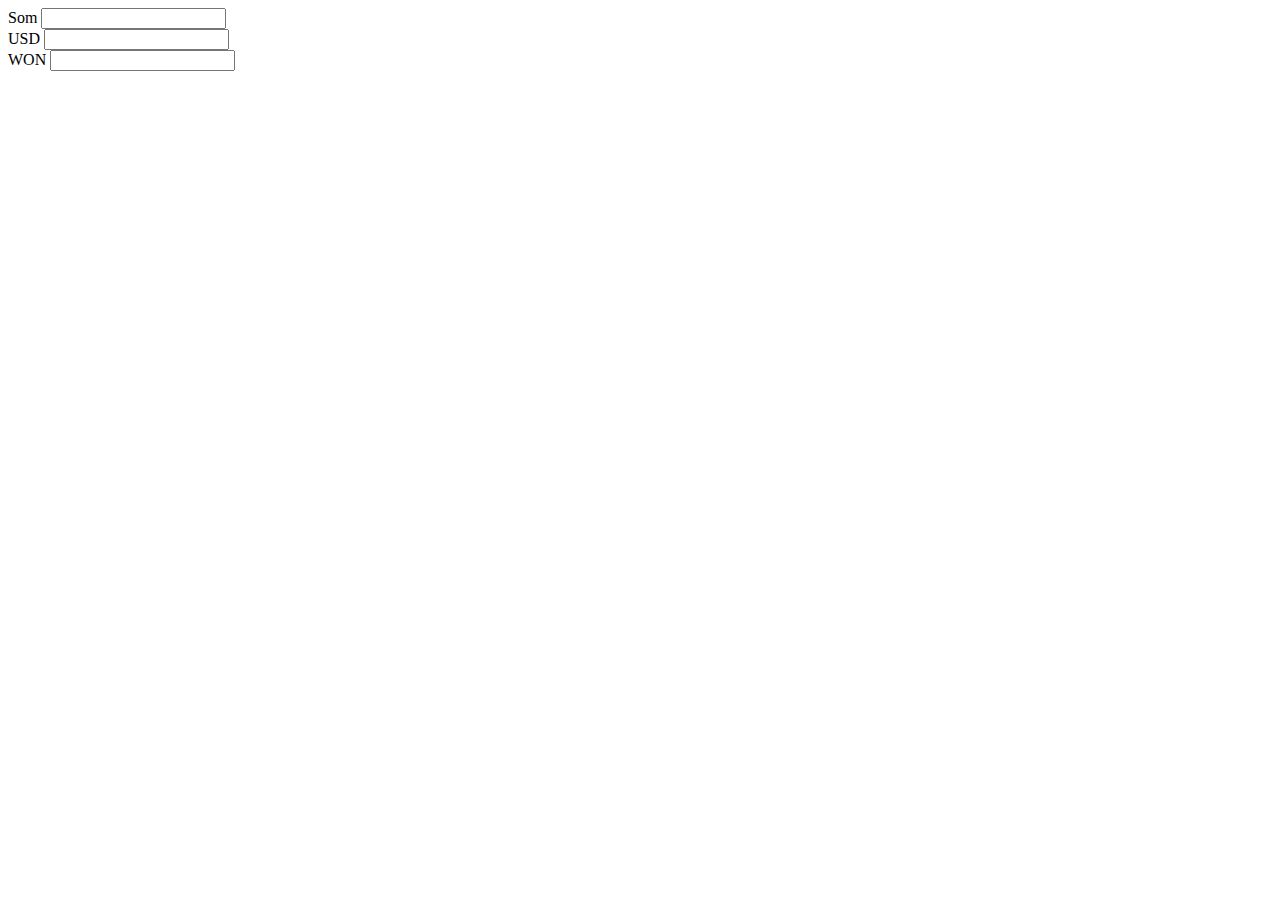
<file: task_1/index.html>
﻿<!DOCTYPE html>
<html lang="en">
<head>
    <meta charset="UTF-8">
    <meta http-equiv="X-UA-Compatible" content="IE=edge">
    <meta name="viewport" content="width=device-width, initial-scale=1.0">
    <link rel="stylesheet" href="style.css">
    <title>Task 1</title>
</head>
<body>
    <div class="wrapper">
        <div class="som">
            <label for="som">Som</label>
            <input type="number" id="som">
        </div>
        <div class="usd">
            <label for="usd">USD</label>
            <input type="number" id="usd">
        <div class="won">
            <label for="won">WON</label>
            <input type="number" id="won">
        </div>
    </div>
</body>
<script src="app.js"></script>
</html>
</file>
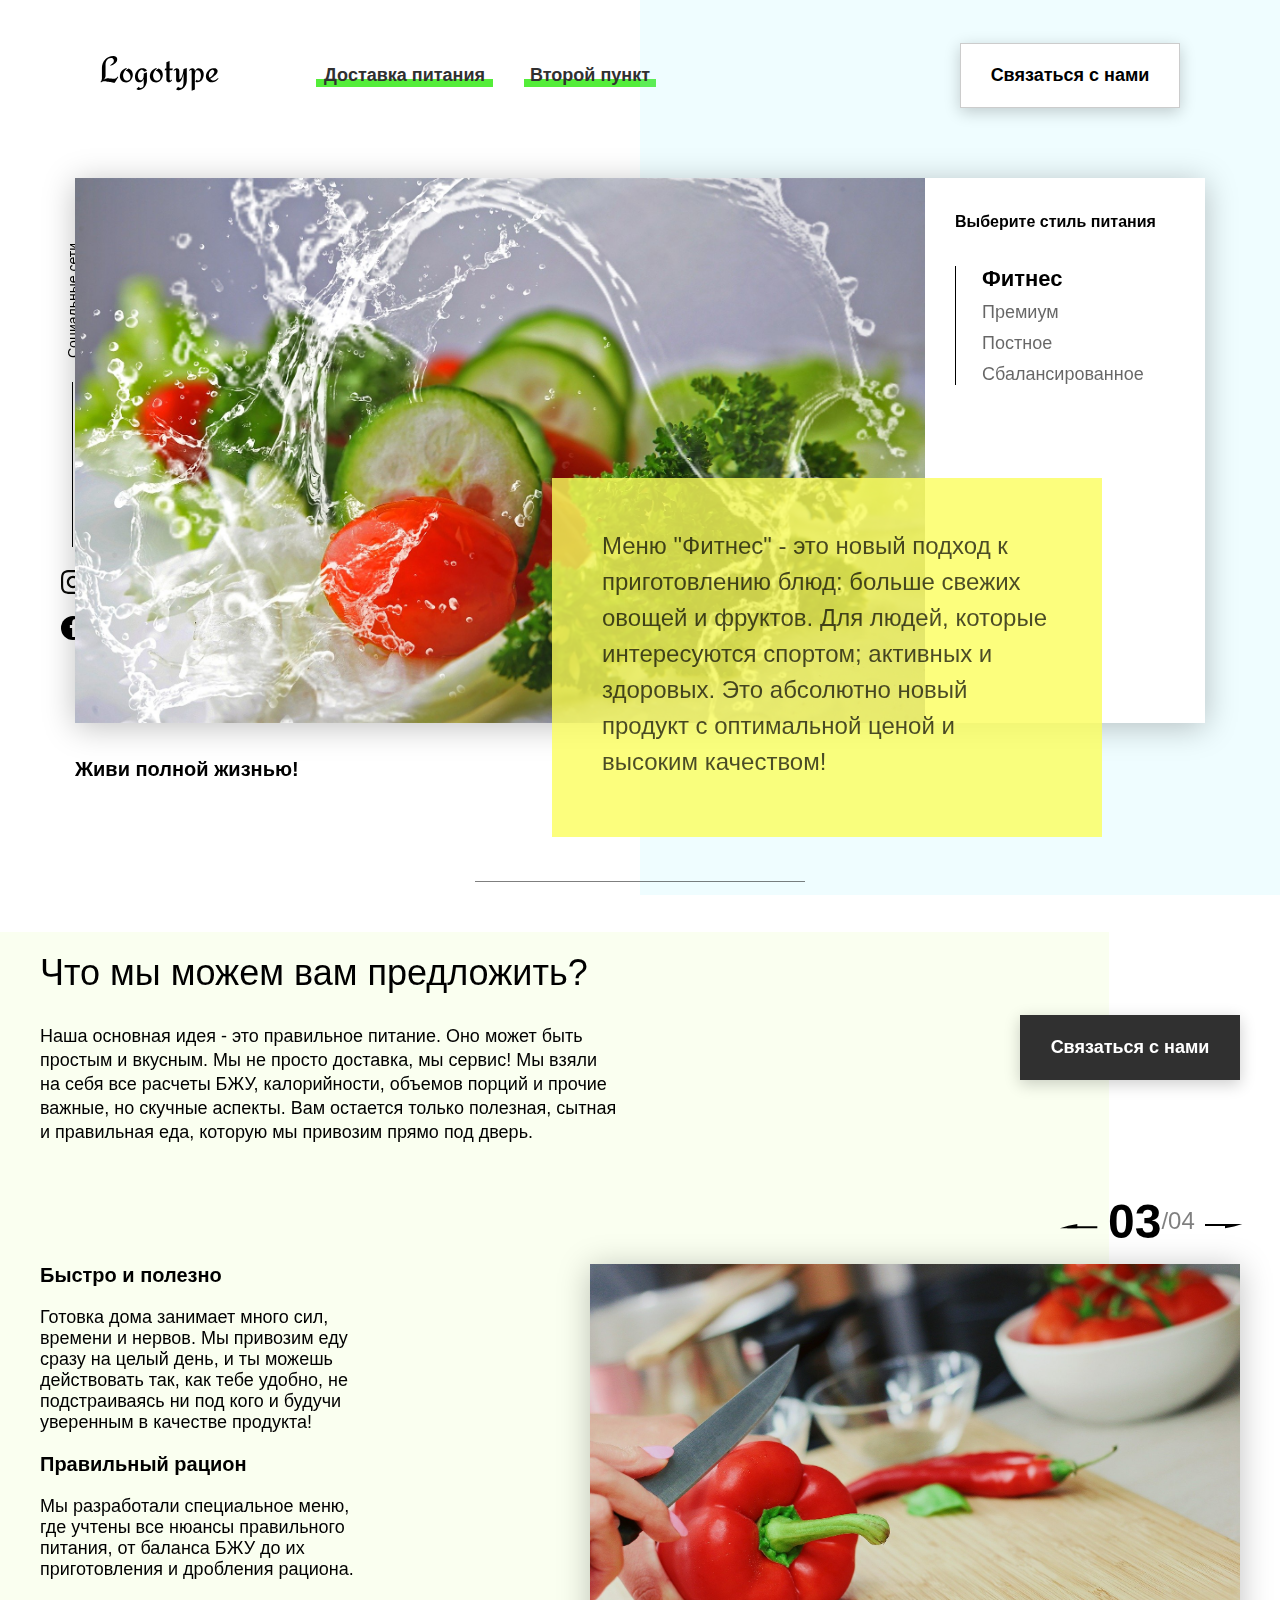
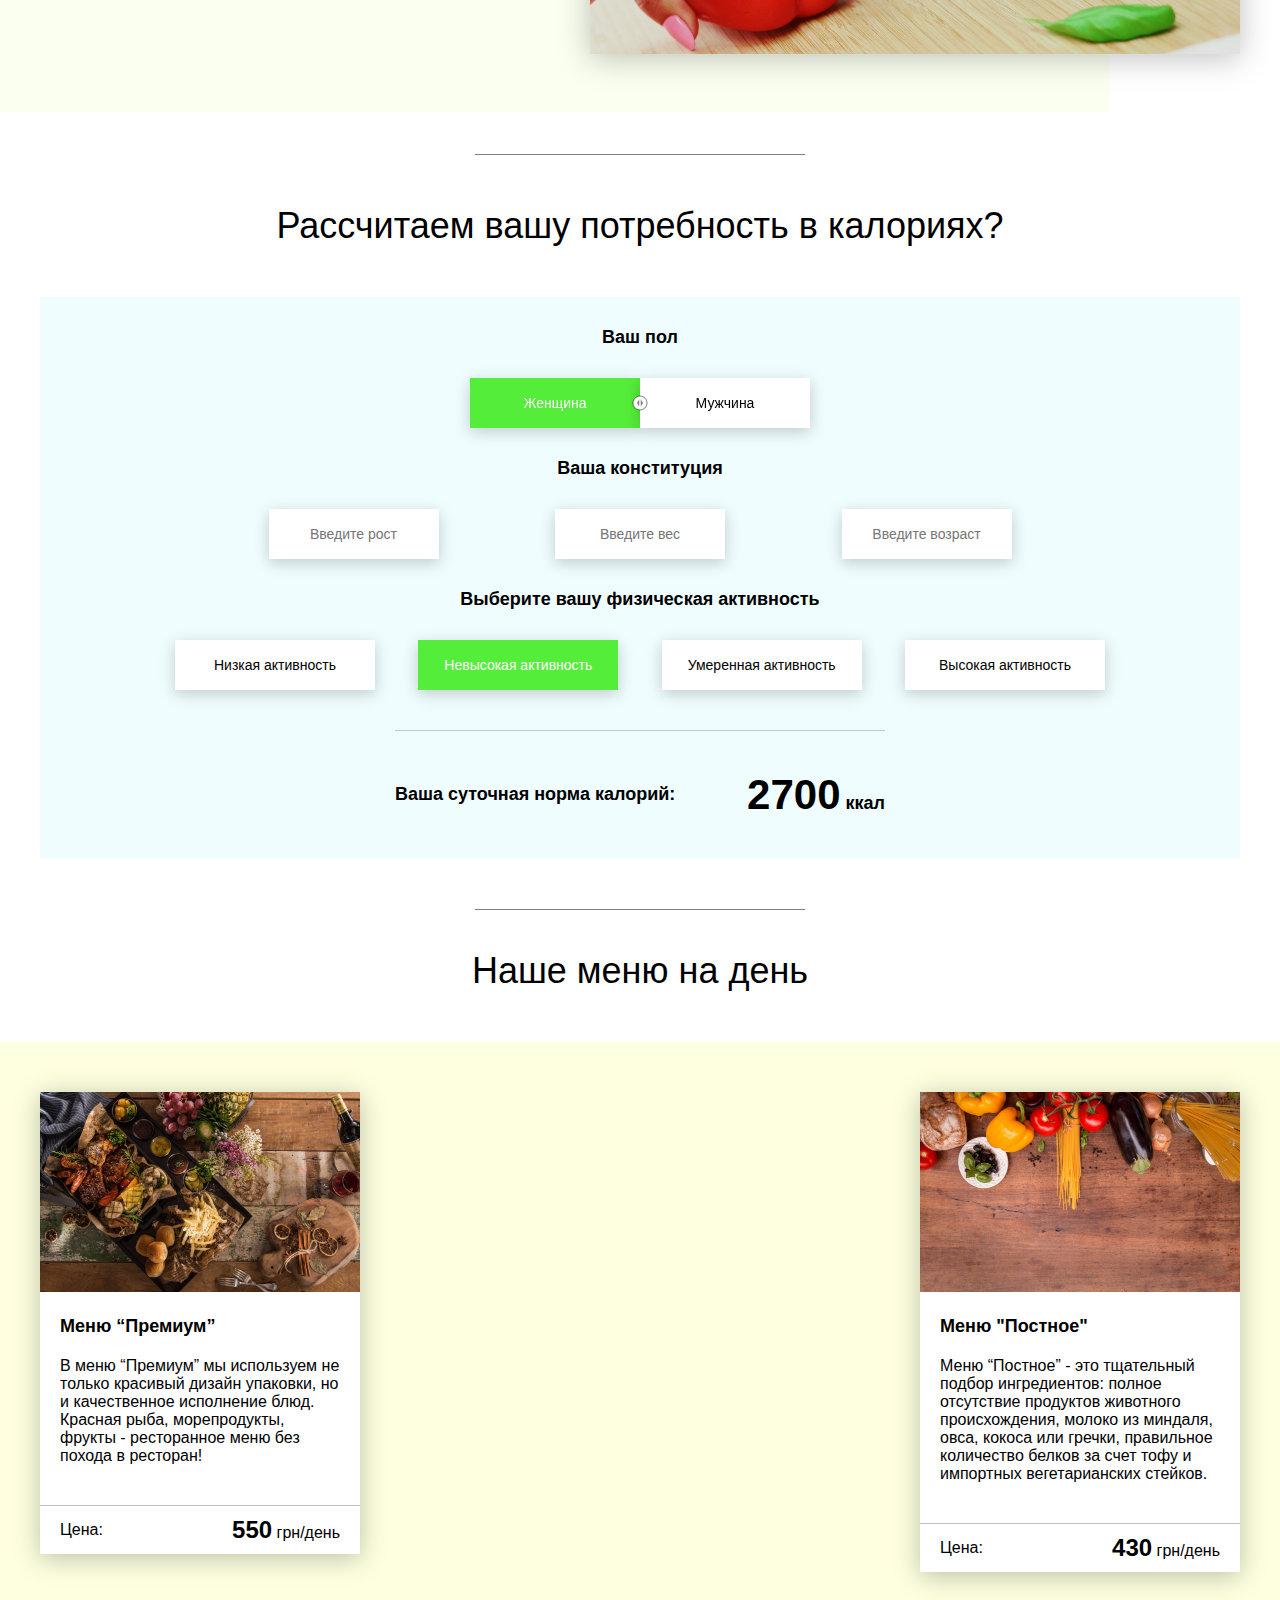
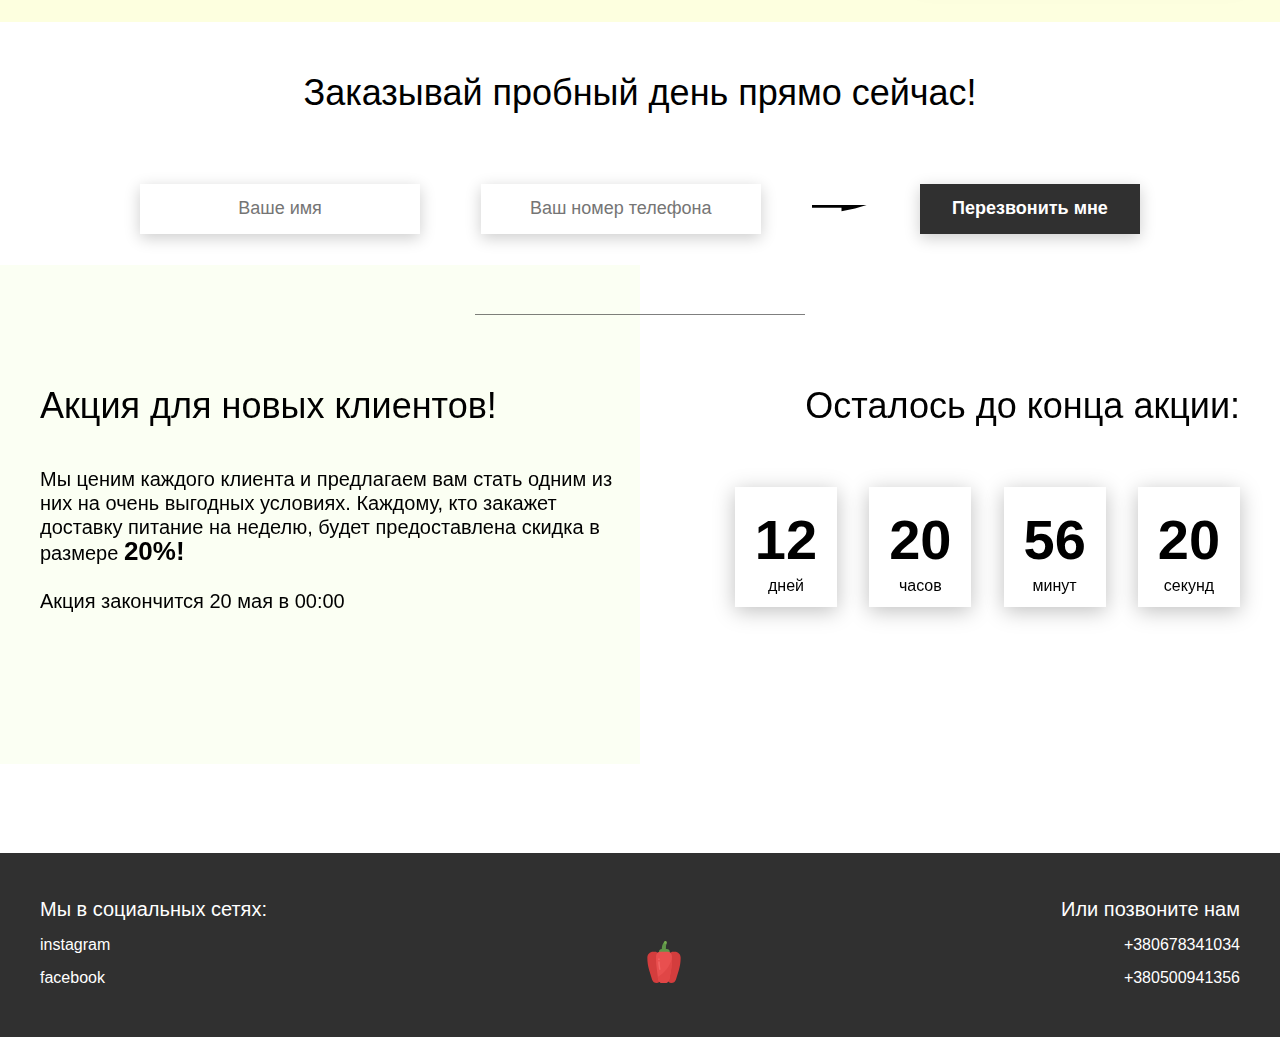
<file: task_2/Menu/index.html>
<!DOCTYPE html>
<html lang="en">
<head>
	<meta charset="UTF-8">
	<meta name="viewport" content="width=device-width, initial-scale=1.0">
	<title>Food</title>
	<link rel="stylesheet" href="css/style.css">
</head>
<body>
<header class="header">
	<div class="header__left-block">
		<div class="header__logo">
			<img src="icons/logo.svg" alt="Логотип">
		</div>
		<nav class="header__links">
			<a href="#" class="header__link">Доставка питания</a>
			<a href="#" class="header__link">Второй пункт</a>
		</nav>
	</div>
	<div class="header__right-block">
		<button data-modal class="btn btn_white">Связаться с нами</button>
	</div>
</header>
<div class="sidepanel">
	<div class="sidepanel__text"><span>Социальные сети</span></div>
	<div class="sidepanel__divider"></div>
	<a href="#" class="sidepanel__icon">
		<img src="icons/instagram.svg" alt="instagram">
	</a>
	<a href="#" class="sidepanel__icon">
		<img src="icons/facebook.svg" alt="facebook">
	</a>
</div>

<div class="preview">
	<div class="bgc_blue"></div>
	<div class="container">
		<div class="tabcontainer">
			<div class="tabcontent">
				<img src="img/tabs/vegy.jpg" alt="vegy">
				<div class="tabcontent__descr">
					Меню "Фитнес" - это новый подход к приготовлению блюд: больше свежих овощей и фруктов. Для людей,
					которые интересуются спортом; активных и здоровых. Это абсолютно новый продукт с оптимальной ценой и
					высоким качеством!
				</div>
			</div>
			<div class="tabcontent">
				<img src="img/tabs/elite.jpg" alt="elite">
				<div class="tabcontent__descr">
					Меню “Премиум” - мы используем не только красивый дизайн упаковки, но и качественное исполнение
					блюд. Красная рыба, морепродукты, фрукты - ресторанное меню без похода в ресторан!
				</div>
			</div>
			<div class="tabcontent">
				<img src="img/tabs/post.jpg" alt="post">
				<div class="tabcontent__descr">
					Наше специальное “Постное меню” - это тщательный подбор ингредиентов: полное отсутствие продуктов
					животного происхождения. Полная гармония с собой и природой в каждом элементе! Все будет Ом!
				</div>
			</div>
			<div class="tabcontent">
				<img src="img/tabs/hamburger.jpg" alt="vegy">
				<div class="tabcontent__descr">
					Меню "Сбалансированное" - это соответствие вашего рациона всем научным рекомендациям. Мы тщательно
					просчитываем вашу потребность в к/б/ж/у и создаем лучшие блюда для вас.
				</div>
			</div>
			<div class="tabheader">
				<h3>Выберите стиль питания</h3>
				<div class="tabheader__items">
					<div class="tabheader__item tabheader__item_active">Фитнес</div>
					<div class="tabheader__item">Премиум</div>
					<div class="tabheader__item">Постное</div>
					<div class="tabheader__item">Сбалансированное</div>
				</div>
			</div>
		</div>
		<div class="preview__life">Живи полной жизнью!</div>
	</div>
</div>

<div class="divider"></div>

<div class="offer">
	<div class="bgc_y"></div>
	<div class="container">
		<div class="offer__text">
			<h2 class="title">Что мы можем вам предложить?</h2>
			<div class="offer__descr">
				Наша основная идея - это правильное питание. Оно может быть простым и вкусным. Мы не просто доставка, мы
				сервис! Мы взяли на себя все расчеты БЖУ, калорийности, объемов порций и прочие важные, но скучные
				аспекты. Вам остается только полезная, сытная и правильная еда, которую мы привозим прямо под дверь.
			</div>
		</div>
		<div class="offer__action">
			<button data-modal class="btn btn_dark">Связаться с нами</button>
		</div>
	</div>
	<div class="container">
		<div class="offer__advantages">
			<h2>Быстро и полезно</h2>
			<div class="offer__advantages-text">
				Готовка дома занимает много сил, времени и нервов. Мы привозим еду сразу на целый день, и ты можешь
				действовать так, как тебе удобно, не подстраиваясь ни под кого и будучи уверенным в качестве продукта!
			</div>
			<h2>Правильный рацион</h2>
			<div class="offer__advantages-text">
				Мы разработали специальное меню, где учтены все нюансы правильного питания, от баланса БЖУ до их
				приготовления и дробления рациона.
			</div>
		</div>
		<div class="offer__slider">
			<div class="offer__slider-counter">
				<div class="offer__slider-prev">
					<img src="icons/left.svg" alt="prev">
				</div>
				<span id="current">03</span>
				/
				<span id="total">04</span>
				<div class="offer__slider-next">
					<img src="icons/right.svg" alt="next">
				</div>
			</div>
			<div class="offer__slider-wrapper">
				<div class="offer__slide">
					<img src="img/slider/pepper.jpg" alt="pepper">
				</div>
				<!-- <div class="offer__slide">
					<img src="img/slider/food-12.jpg" alt="food">
				</div>
				<div class="offer__slide">
					<img src="img/slider/olive-oil.jpg" alt="oil">
				</div>
				<div class="offer__slide">
					<img src="img/slider/paprika.jpg" alt="paprika">
				</div> -->
			</div>
		</div>
	</div>
</div>

<div class="divider"></div>

<div class="calculating">
	<div class="container">
		<h2 class="title">Рассчитаем вашу потребность в калориях?
		</h2>
		<div class="calculating__field">
			<div class="calculating__subtitle">
				Ваш пол
			</div>
			<div class="calculating__choose" id="gender">
				<div class="calculating__choose-item calculating__choose-item_active">Женщина</div>
				<div class="calculating__choose-item">Мужчина</div>
			</div>

			<div class="calculating__subtitle">
				Ваша конституция
			</div>
			<div class="calculating__choose calculating__choose_medium">
				<input type="text" id="height" placeholder="Введите рост" class="calculating__choose-item">
				<input type="text" id="weight" placeholder="Введите вес" class="calculating__choose-item">
				<input type="text" id="age" placeholder="Введите возраст" class="calculating__choose-item">
			</div>

			<div class="calculating__subtitle">
				Выберите вашу физическая активность
			</div>
			<div class="calculating__choose calculating__choose_big">
				<div id="low" class="calculating__choose-item">Низкая активность</div>
				<div id="small" class="calculating__choose-item calculating__choose-item_active">Невысокая активность
				</div>
				<div id="medium" class="calculating__choose-item">Умеренная активность</div>
				<div id="high" class="calculating__choose-item">Высокая активность</div>
			</div>

			<div class="calculating__divider"></div>

			<div class="calculating__total">
				<div class="calculating__subtitle">
					Ваша суточная норма калорий:
				</div>
				<div class="calculating__result">
					<span>2700</span> ккал
				</div>
			</div>
		</div>
	</div>
</div>

<div class="divider"></div>

<div class="menu">
	<h2 class="title">Наше меню на день</h2>

	<div class="menu__field">
		<div id="cardWrapper" class="container">
			<div class="menu__item">
				<img src="img/tabs/elite.jpg" alt="elite">
				<h3 class="menu__item-subtitle">Меню “Премиум”</h3>
				<div class="menu__item-descr">В меню “Премиум” мы используем не только красивый дизайн упаковки, но и
					качественное исполнение блюд. Красная рыба, морепродукты, фрукты - ресторанное меню без похода в
					ресторан!
				</div>
				<div class="menu__item-divider"></div>
				<div class="menu__item-price">
					<div class="menu__item-cost">Цена:</div>
					<div class="menu__item-total"><span>550</span> грн/день</div>
				</div>
			</div>
			<div class="menu__item">
				<img src="img/tabs/post.jpg" alt="post">
				<h3 class="menu__item-subtitle">Меню "Постное"</h3>
				<div class="menu__item-descr">Меню “Постное” - это тщательный подбор ингредиентов: полное отсутствие
					продуктов животного происхождения, молоко из миндаля, овса, кокоса или гречки, правильное количество
					белков за счет тофу и импортных вегетарианских стейков.
				</div>
				<div class="menu__item-divider"></div>
				<div class="menu__item-price">
					<div class="menu__item-cost">Цена:</div>
					<div class="menu__item-total"><span>430</span> грн/день</div>
				</div>
			</div>
		</div>
	</div>
</div>

<div class="order">
	<div class="container">
		<div class="title">Заказывай пробный день прямо сейчас!</div>
		<form action="#" class="order__form">
			<input required placeholder="Ваше имя" name="name" type="text" class="order__input">
			<input required placeholder="Ваш номер телефона" name="phone" type="phone" class="order__input">
			<img src="icons/right.svg" alt="right">
			<button class="btn btn_dark btn_min">Перезвонить мне</button>
		</form>
	</div>
</div>

<div class="divider"></div>

<div class="promotion">
	<div class="bgc_y"></div>
	<div class="container">
		<div class="promotion__text">
			<div class="title">Акция для новых клиентов!</div>
			<div class="promotion__descr">
				Мы ценим каждого клиента и предлагаем вам стать одним из них на очень выгодных условиях.
				Каждому, кто закажет доставку питание на неделю, будет предоставлена скидка в размере <span>20%!</span>
				<br><br>
				Акция закончится 20 мая в 00:00
			</div>
		</div>
		<div class="promotion__timer">
			<div class="title">Осталось до конца акции:</div>
			<div class="timer">
				<div class="timer__block">
					<span id="days">12</span>
					дней
				</div>
				<div class="timer__block">
					<span id="hours">20</span>
					часов
				</div>
				<div class="timer__block">
					<span id="minutes">56</span>
					минут
				</div>
				<div class="timer__block">
					<span id="seconds">20</span>
					секунд
				</div>
			</div>
		</div>
	</div>
</div>

<footer class="footer">
	<div class="container">
		<div class="social">
			<div class="subtitle">Мы в социальных сетях:</div>
			<a href="#" class="link">instagram</a>
			<a href="#" class="link">facebook</a>
		</div>
		<div class="pepper">
			<img src="icons/veg.svg" alt="pepper">
		</div>
		<div class="call">
			<div class="subtitle">Или позвоните нам</div>
			<a href="#" class="link">+380678341034</a>
			<a href="#" class="link">+380500941356</a>
		</div>
	</div>
</footer>

<div class="modal">
	<div class="modal__dialog">
		<div class="modal__content">
			<form action="#">
				<div class="modal__close">&times;</div>
				<div class="modal__title">Мы свяжемся с вами как можно быстрее!</div>
				<input required placeholder="Ваше имя" name="name" type="text" class="modal__input">
				<input required placeholder="Ваш номер телефона" name="phone" type="phone" class="modal__input">
				<button class="btn btn_dark btn_min btn_recall">Перезвонить мне</button>
			</form>
		</div>
	</div>
</div>
<script src="js/app.js"></script>
</body>
</html>
</file>
<file: task_1/style.css>
﻿
</file>
<file: task_2/Menu/css/style.css>
* {
    box-sizing: border-box;
    margin: 0;
    padding: 0;
    font-family: Roboto, sans-serif;
}

a {
    text-decoration: none;
}

body {
    overflow: auto;
}

.btn {
    width: 220px;
    height: 65px;
    display: flex;
    justify-content: center;
    align-items: center;
    background-color: #fff;
    font-size: 18px;
    font-weight: 700;
    border: 1px solid rgba(0, 0, 0, 0.2);
    box-shadow: 0 4px 15px rgba(0, 0, 0, 0.2);
    cursor: pointer;
    transition: 0.3s all;
    outline: 0;
}

.btn_white {
    background-color: #fff;
}

.btn_dark {
    background-color: #303030;
    color: #fff;
    border: none;
}

.btn_min {
    height: 50px;
}

.btn:hover {
    box-shadow: 0 4px 30px rgba(0, 0, 0, 0.3);
}

.container {
    max-width: 1200px;
    margin: 0 auto;
}

.divider {
    width: 330px;
    height: 1px;
    margin: 0 auto;
    background-color: rgba(0, 0, 0, 0.5);
}

.title {
    font-size: 36px;
    font-weight: 400;
}

.header {
    display: flex;
    justify-content: space-between;
    align-items: center;
    height: 150px;
    padding: 0 100px;
}

.header__left-block {
    display: flex;
    justify-content: space-between;
    min-width: 550px;
}

.header__logo {
    max-width: 170px;
}

.header__logo img {
    width: 100%;
}

.header__links {
    display: flex;
    align-items: center;
}

.header__link {
    position: relative;
    margin-right: 45px;
    font-weight: 700;
    font-size: 18px;
    color: #303030;
}

.header__link:after {
    content: "";
    position: absolute;
    display: block;
    width: 110%;
    left: -5%;
    bottom: -1px;
    z-index: -1;
    height: 8px;
    background: #54ed39;
}

.header__link:last-child {
    margin-right: 0;
}

.sidepanel {
    position: fixed;
    left: 60px;
    top: 240px;
    height: 400px;
    width: 25px;
    display: flex;
    flex-direction: column;
    justify-content: space-between;
    align-items: center;
}

.sidepanel__text {
    width: 120px;
    height: 120px;
    font-size: 14px;
}

.sidepanel__text span {
    display: flex;
    transform: rotate(-90deg) translateX(-50px);
}

.sidepanel__divider {
    width: 1px;
    height: 165px;
    background-color: #000;
}

.sidepanel__icon {
    width: 24px;
    height: 24px;
}

.sidepanel__icon img {
    width: 100%;
}

.preview {
    padding: 28px 0 100px 0;
    position: relative;
}

.preview__life {
    font-weight: 700;
    font-size: 20px;
    margin-left: 35px;
    margin-top: 35px;
}

.bgc_blue {
    position: absolute;
    right: 0;
    top: -155px;
    width: 50vw;
    height: 900px;
    background: rgba(146, 242, 255, 0.15);
    z-index: -1;
}

.tabcontainer {
    display: flex;
    width: 1130px;
    margin: 0 auto;
    box-shadow: 0 4px 30px rgba(0, 0, 0, 0.25);
}

.tabcontent {
    width: 850px;
    position: relative;
}

.tabcontent img {
    width: 100%;
    height: 100%;
    object-fit: cover;
    animation-name: opac;
    animation-duration: 2s;
}
 
  @keyframes opac {
    0%   {opacity: 0;}
    100% {opacity: 1;}
  }

.tabcontent__descr {
    position: absolute;
    top: 300px;
    right: -177px;
    width: 550px;
    height: 359px;
    background: rgba(251, 254, 93, 0.8);
    padding: 50px;
    font-size: 24px;
    font-weight: 300;
    line-height: 36px;
    color: rgba(0, 0, 0, 0.7);
    animation-name: slide;
    animation-duration: 2s;
}

@keyframes slide {
    0%   {transform: translateX(-200%);}
    100%  {transform: translateX(0);}
  }

.tabheader {
    width: 280px;
    padding: 35px 30px;
    background-color: #fff;
}

.tabheader h3 {
    font-weight: 700;
    font-size: 16px;
}

.tabheader__items {
    margin-top: 35px;
    padding-left: 26px;
    border-left: 1px solid #000;
}

.tabheader__item {
    font-weight: 700;
    font-size: 18px;
    font-weight: 300;
    margin-top: 10px;
    color: rgba(0, 0, 0, 0.6);
    cursor: pointer;
    transition: 0.3s all;
}

.tabheader__item_active {
    color: #000;
    font-size: 22px;
    font-weight: 700;
}

.offer {
    padding: 70px 0 100px 0;
    position: relative;
}

.offer .container {
    display: flex;
    justify-content: space-between;
}

.offer .bgc_y {
    position: absolute;
    width: 1109px;
    height: 780px;
    background: rgba(243, 255, 222, 0.45);
    z-index: -1;
    top: 50px;
}

.offer__text {
    width: 580px;
}

.offer__descr {
    font-size: 18px;
    margin-top: 30px;
    font-weight: 300;
    line-height: 24px;
}

.offer__action {
    display: flex;
    align-items: center;
    justify-content: flex-end;
}

.offer__advantages {
    width: 330px;
    margin-top: 50px;
}

.offer__advantages h2 {
    font-weight: 700;
    font-size: 20px;
    margin-top: 20px;
}

.offer__advantages h2:first-child {
    margin-top: 70px;
}

.offer__advantages-text {
    margin-top: 20px;
    font-size: 18px;
    font-weight: 300;
    line-height: 21px;
}

.offer__slider {
    width: 650px;
    margin-top: 50px;
    display: flex;
    flex-direction: column;
    align-items: flex-end;
}

.offer__slider-counter {
    display: flex;
    width: 180px;
    align-items: center;
    font-size: 24px;
    color: rgba(0, 0, 0, 0.5);
}

.offer__slider-wrapper {
    width: 100%;
    margin-top: 15px;
    box-shadow: 0 4px 30px rgba(0, 0, 0, 0.25);
}

.offer__slider-prev {
    margin-right: 10px;
    cursor: pointer;
}

.offer__slider-next {
    margin-left: 10px;
    cursor: pointer;
}

.offer__slider #current {
    font-size: 48px;
    font-weight: 700;
    color: #000;
}

.offer__slide {
    width: 100%;
    height: 390px;
}

.offer__slide img {
    width: 100%;
    height: 100%;
    object-fit: cover;
}

.calculating {
    padding: 50px 0;
}

.calculating .title {
    text-align: center;
}

.calculating__field {
    width: 100%;
    margin-top: 50px;
    background: rgba(146, 242, 255, 0.15);
    padding: 30px 0 40px 0;
}

.calculating__subtitle {
    text-align: center;
    font-size: 18px;
    font-weight: 700;
    margin-top: 30px;
}

.calculating__subtitle:first-child {
    margin-top: 0;
}

.calculating #gender:after {
    content: "";
    position: absolute;
    top: 50%;
    transform: translateY(-50%);
    display: block;
    width: 16px;
    height: 16px;
    background: url(../icons/switch.svg) center center/cover no-repeat;
}

.calculating__choose {
    position: relative;
    display: flex;
    margin-top: 30px;
    justify-content: center;
}

.calculating__choose-item {
    display: flex;
    align-items: center;
    justify-content: center;
    width: 170px;
    height: 50px;
    padding: 0 10px;
    background: #fff;
    box-shadow: 0 4px 15px rgba(0, 0, 0, 0.2);
    border: none;
    text-align: center;
    font-size: 14px;
    cursor: pointer;
    outline: 0;
    transition: 0.3s all;
}

.calculating__choose-item_active {
    color: #fff;
    background-color: #54ed39;
}

.calculating__choose_medium {
    width: 743px;
    justify-content: space-between;
    margin: 30px auto 0 auto;
}

.calculating__choose_big {
    width: 930px;
    justify-content: space-between;
    margin: 30px auto 0 auto;
}

.calculating__choose_big .calculating__choose-item {
    width: 200px;
}

.calculating__divider {
    width: 490px;
    height: 1px;
    margin: 40px auto;
    background-color: rgba(0, 0, 0, 0.2);
}

.calculating__total {
    width: 490px;
    margin: 0 auto;
    display: flex;
    justify-content: space-between;
    align-items: center;
}

.calculating__result {
    font-size: 18px;
    font-weight: 700;
}

.calculating__result span {
    font-size: 42px;
}

.menu {
    padding: 40px 0 50px 0;
}

.menu .container {
    display: flex;
    justify-content: space-between;
    align-items: flex-start;
}

.menu .title {
    text-align: center;
}

.menu__field {
    margin-top: 50px;
    padding: 50px 0;
    width: 100%;
    background: rgba(249, 254, 126, 0.25);
}

.menu__item {
    width: 320px;
    min-height: 450px;
    background: #fff;
    box-shadow: 0 4px 25px rgba(0, 0, 0, 0.25);
    font-size: 16px;
    font-weight: 300;
}

.menu__item img {
    width: 100%;
    height: 200px;
    object-fit: cover;
}

.menu__item-subtitle {
    font-weight: 700;
    font-size: 18px;
    padding: 0 20px;
    margin-top: 20px;
}

.menu__item-descr {
    margin-top: 20px;
    padding: 0 20px;
}

.menu__item-divider {
    width: 100%;
    height: 1px;
    background-color: rgba(0, 0, 0, 0.25);
    margin-top: 40px;
}

.menu__item-price {
    display: flex;
    justify-content: space-between;
    align-items: center;
    padding: 10px 20px;
}

.menu__item-price span {
    font-size: 24px;
    font-weight: 700;
}

.order {
    padding-bottom: 80px;
}

.order .title {
    text-align: center;
}

.order__form {
    margin-top: 70px;
    padding: 0 100px;
    display: flex;
    justify-content: space-between;
    align-items: center;
}

.order__form img {
    transform: scale(1.5);
}

.order__input {
    width: 280px;
    height: 50px;
    background: #fff;
    box-shadow: 0 4px 15px rgba(0, 0, 0, 0.2);
    border: none;
    font-size: 18px;
    text-align: center;
    padding: 0 20px;
    outline: 0;
}

.promotion {
    padding: 70px 0 240px 0;
    position: relative;
}

.promotion .container {
    display: flex;
}

.promotion .bgc_y {
    position: absolute;
    width: 50%;
    height: 499px;
    background: rgba(243, 255, 222, 0.35);
    z-index: -1;
    top: -50px;
    left: 0;
}

.promotion__text {
    width: 50%;
}

.promotion__descr {
    margin-top: 40px;
    font-size: 20px;
    line-height: 24px;
    font-weight: 300;
}

.promotion__descr span {
    font-weight: 700;
    font-size: 26px;
}

.promotion__timer {
    width: 50%;
}

.promotion__timer .title {
    text-align: right;
}

.promotion__timer .timer {
    margin-top: 60px;
    padding-left: 95px;
    display: flex;
    justify-content: space-between;
    align-items: center;
}

.promotion__timer .timer__block {
    width: 102px;
    height: 120px;
    background: #fff;
    box-shadow: 0 4px 20px rgba(0, 0, 0, 0.25);
    font-size: 16px;
    font-weight: 300;
    text-align: center;
}

.promotion__timer .timer__block span {
    display: block;
    margin-top: 20px;
    margin-bottom: 5px;
    font-size: 56px;
    font-weight: 700;
}

.footer {
    min-height: 180px;
    background-color: #303030;
    padding: 45px 0 50px 0;
    color: #fff;
}

.footer .container {
    height: 100%;
    display: flex;
    justify-content: space-between;
    align-items: flex-end;
}

.footer .subtitle {
    font-size: 20px;
}

.footer .link {
    display: block;
    margin-top: 15px;
    font-size: 16px;
    color: #fff;
}

.footer .call {
    text-align: right;
}

.modal {
    position: fixed;
    top: 0;
    left: 0;
    z-index: 1050;
    display: none;
    width: 100%;
    height: 100%;
    overflow: hidden;
    background-color: rgba(0, 0, 0, 0.5);
}

.modal__dialog {
    max-width: 500px;
    margin: 40px auto;
}

.modal__content {
    position: relative;
    width: 100%;
    padding: 40px;
    background-color: #fff;
    border: 1px solid rgba(0, 0, 0, 0.2);
    border-radius: 4px;
    max-height: 80vh;
    overflow-y: auto;
}

.modal__close {
    position: absolute;
    top: 8px;
    right: 14px;
    font-size: 30px;
    color: #000;
    opacity: 0.5;
    font-weight: 700;
    border: none;
    background-color: transparent;
    cursor: pointer;
}

.modal__title {
    text-align: center;
    font-size: 22px;
    text-transform: uppercase;
}

.modal__input {
    display: block;
    margin: 20px auto 20px auto;
    width: 280px;
    height: 50px;
    background: #fff;
    box-shadow: 0 4px 15px rgba(0, 0, 0, 0.2);
    border: none;
    font-size: 18px;
    text-align: center;
    padding: 0 20px;
    outline: 0;
}

.modal .btn {
    display: block;
    width: 280px;
    margin: 0 auto;
}
.hide {
    display: none;
}
.show {
    display: block;
}
.fade {
    animation: fade 1.7s linear;
}

@keyframes fade {
    0% {
        opacity: .1;
    }
    100% {
        opacity: 1;
    }
}
</file>
